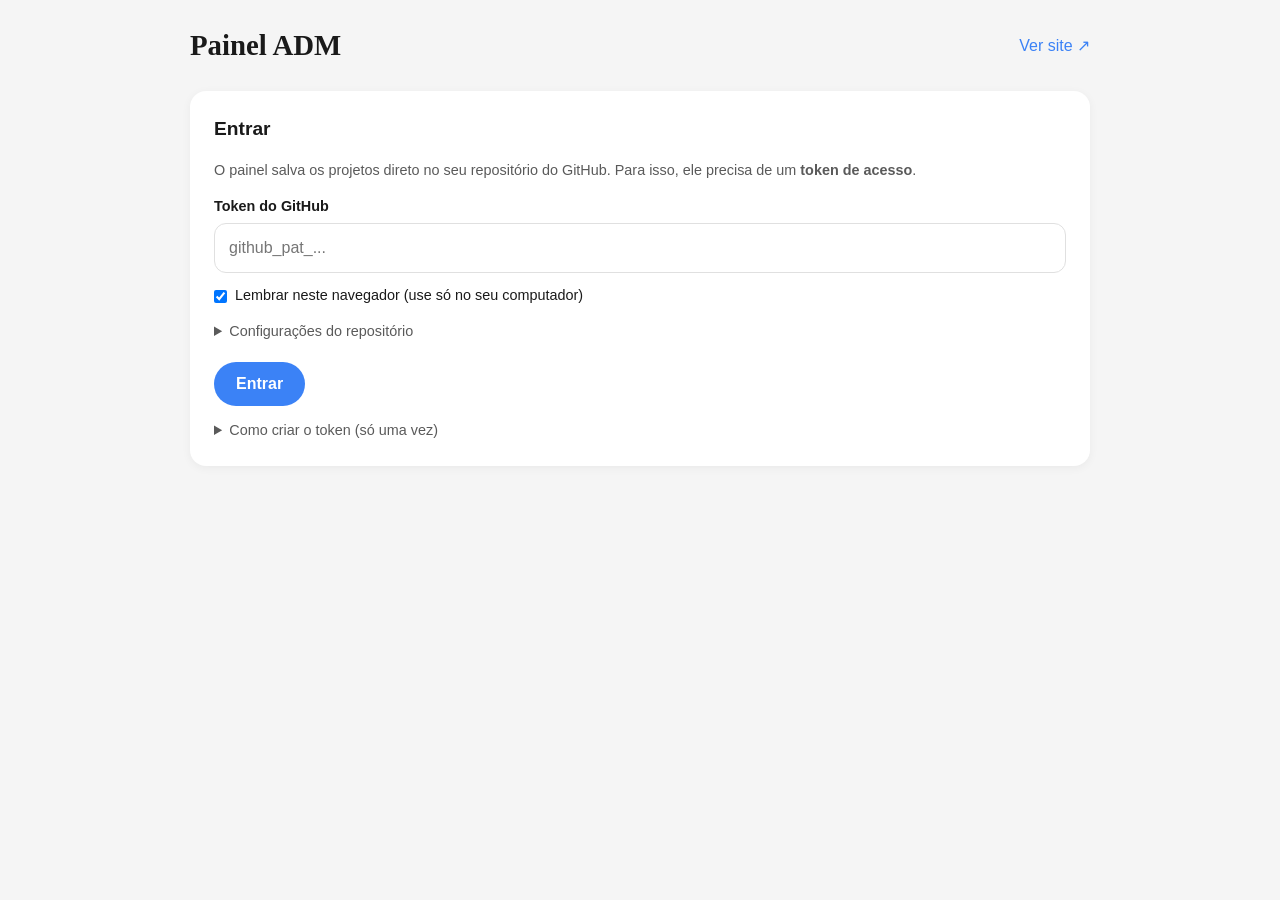
<file: admin/index.html>
<!DOCTYPE html>
<html lang="pt-BR">

<head>
    <meta charset="UTF-8">
    <meta name="viewport" content="width=device-width, initial-scale=1.0">
    <meta name="robots" content="noindex, nofollow">
    <title>Painel ADM - Portfólio</title>
    <link rel="icon" type="image/png" href="../favicon/favicon-96x96.png" sizes="96x96" />
    <style>
        * { margin: 0; padding: 0; box-sizing: border-box; }

        body {
            font-family: 'Inter', -apple-system, BlinkMacSystemFont, 'Segoe UI', Roboto, sans-serif;
            background: #f5f5f5;
            color: #1a1a1a;
            line-height: 1.5;
            padding: 24px 16px 120px;
        }

        .container { max-width: 900px; margin: 0 auto; }

        header {
            display: flex;
            justify-content: space-between;
            align-items: center;
            gap: 12px;
            flex-wrap: wrap;
            margin-bottom: 24px;
        }

        header h1 { font-family: 'Playfair Display', Georgia, serif; font-size: 1.8rem; }
        header a { color: #3b82f6; text-decoration: none; font-weight: 500; }

        .card {
            background: #fff;
            border-radius: 16px;
            padding: 24px;
            box-shadow: 0 2px 10px rgba(0, 0, 0, 0.05);
            margin-bottom: 20px;
        }

        .card h2 { font-size: 1.2rem; margin-bottom: 16px; }

        label { display: block; font-weight: 600; font-size: 0.9rem; margin: 14px 0 6px; }
        label small { font-weight: 400; color: #5a5a5a; }

        input[type="text"], input[type="url"], input[type="password"], textarea {
            width: 100%;
            padding: 12px 14px;
            border: 1px solid #e0e0e0;
            border-radius: 12px;
            font: inherit;
            background: #fff;
            transition: border-color 0.2s;
        }

        input:focus, textarea:focus { outline: none; border-color: #3b82f6; }
        textarea { min-height: 90px; resize: vertical; }

        .row { display: flex; gap: 12px; flex-wrap: wrap; }
        .row > * { flex: 1; min-width: 140px; }

        .checkbox { display: flex; align-items: center; gap: 8px; margin-top: 12px; font-size: 0.9rem; }

        button {
            font: inherit;
            cursor: pointer;
            border: none;
            border-radius: 50px;
            padding: 10px 22px;
            font-weight: 600;
            transition: background 0.2s, opacity 0.2s;
        }

        button:disabled { opacity: 0.5; cursor: not-allowed; }

        .btn-primary { background: #3b82f6; color: #fff; }
        .btn-primary:hover:not(:disabled) { background: #2563eb; }
        .btn-secondary { background: #f0f0f0; color: #1a1a1a; }
        .btn-secondary:hover:not(:disabled) { background: #e2e2e2; }
        .btn-danger { background: #fee2e2; color: #b91c1c; }
        .btn-danger:hover:not(:disabled) { background: #fecaca; }
        .btn-small { padding: 6px 12px; font-size: 0.85rem; }

        .actions { display: flex; gap: 10px; margin-top: 20px; flex-wrap: wrap; }

        details { margin-top: 14px; }
        summary { cursor: pointer; color: #5a5a5a; font-size: 0.9rem; }

        .help { font-size: 0.9rem; color: #5a5a5a; }
        .help ol { padding-left: 20px; margin-top: 8px; }
        .help li { margin-bottom: 4px; }
        .help a { color: #3b82f6; }

        .project-item {
            display: flex;
            gap: 14px;
            align-items: center;
            padding: 12px 0;
            border-bottom: 1px solid #f0f0f0;
        }

        .project-item:last-child { border-bottom: none; }

        .project-item img {
            width: 96px;
            height: 64px;
            object-fit: cover;
            border-radius: 8px;
            background: #f0f0f0;
            flex-shrink: 0;
        }

        .project-info { flex: 1; min-width: 0; }
        .project-info h3 { font-size: 1rem; }
        .project-info p {
            font-size: 0.85rem;
            color: #5a5a5a;
            white-space: nowrap;
            overflow: hidden;
            text-overflow: ellipsis;
        }

        .badge {
            display: inline-block;
            font-size: 0.7rem;
            background: #fef3c7;
            color: #92400e;
            padding: 2px 8px;
            border-radius: 20px;
            margin-left: 6px;
            vertical-align: middle;
        }

        .project-buttons { display: flex; gap: 6px; flex-wrap: wrap; justify-content: flex-end; }

        .preview {
            margin-top: 10px;
            max-width: 280px;
            border-radius: 10px;
            display: none;
        }

        .empty { color: #5a5a5a; text-align: center; padding: 20px 0; }

        #status {
            position: fixed;
            left: 50%;
            bottom: 90px;
            transform: translateX(-50%);
            padding: 12px 20px;
            border-radius: 12px;
            font-size: 0.9rem;
            max-width: 90vw;
            display: none;
            z-index: 20;
            box-shadow: 0 4px 20px rgba(0, 0, 0, 0.15);
        }

        #status.info { background: #1a1a1a; color: #fff; }
        #status.ok { background: #16a34a; color: #fff; }
        #status.erro { background: #dc2626; color: #fff; }

        .publish-bar {
            position: fixed;
            bottom: 0;
            left: 0;
            right: 0;
            background: #fff;
            border-top: 1px solid #e0e0e0;
            padding: 14px 16px;
            display: none;
            justify-content: center;
            align-items: center;
            gap: 14px;
            flex-wrap: wrap;
            z-index: 10;
        }

        .publish-bar span { font-size: 0.9rem; color: #5a5a5a; }

        .hidden { display: none !important; }

        @media (max-width: 600px) {
            .project-item { flex-wrap: wrap; }
            .project-buttons { width: 100%; justify-content: flex-start; }
        }
    </style>
</head>

<body>
    <div class="container">
        <header>
            <h1>Painel ADM</h1>
            <div>
                <a href="../" target="_blank">Ver site ↗</a>
                <button id="btn-sair" class="btn-secondary btn-small hidden" style="margin-left:10px">Sair</button>
            </div>
        </header>

        <!-- LOGIN -->
        <section id="tela-login" class="card">
            <h2>Entrar</h2>
            <p class="help">O painel salva os projetos direto no seu repositório do GitHub. Para isso, ele precisa de um
                <strong>token de acesso</strong>.</p>

            <label for="token">Token do GitHub</label>
            <input type="password" id="token" placeholder="github_pat_..." autocomplete="off">

            <div class="checkbox">
                <input type="checkbox" id="lembrar" checked>
                <label for="lembrar" style="margin:0;font-weight:400">Lembrar neste navegador (use só no seu computador)</label>
            </div>

            <details>
                <summary>Configurações do repositório</summary>
                <div class="row">
                    <div>
                        <label for="owner">Usuário</label>
                        <input type="text" id="owner" value="Kaykjs">
                    </div>
                    <div>
                        <label for="repo">Repositório</label>
                        <input type="text" id="repo" value="Portifolio">
                    </div>
                    <div>
                        <label for="branch">Branch</label>
                        <input type="text" id="branch" value="main">
                    </div>
                </div>
            </details>

            <div class="actions">
                <button id="btn-entrar" class="btn-primary">Entrar</button>
            </div>

            <details class="help">
                <summary>Como criar o token (só uma vez)</summary>
                <ol>
                    <li>Abra <a href="https://github.com/settings/personal-access-tokens/new" target="_blank" rel="noopener">github.com/settings/personal-access-tokens/new</a>.</li>
                    <li>Dê um nome (ex.: <em>painel-portfolio</em>) e escolha a validade.</li>
                    <li>Em <strong>Repository access</strong>, marque <em>Only select repositories</em> e escolha <strong>Portifolio</strong>.</li>
                    <li>Em <strong>Permissions → Repository permissions → Contents</strong>, escolha <strong>Read and write</strong>.</li>
                    <li>Clique em <strong>Generate token</strong>, copie e cole aqui.</li>
                </ol>
                <p style="margin-top:8px">Nunca compartilhe esse token nem coloque ele no código.</p>
            </details>
        </section>

        <!-- PAINEL -->
        <section id="tela-painel" class="hidden">
            <div class="card">
                <h2 id="titulo-form">Adicionar projeto</h2>

                <label for="f-titulo">Título *</label>
                <input type="text" id="f-titulo" placeholder="Ex.: Lojinha do Pastel">

                <label for="f-descricao">Descrição *</label>
                <textarea id="f-descricao" placeholder="O que o projeto faz, em 1 ou 2 frases."></textarea>

                <label for="f-tags">Tags <small>(separe por vírgula)</small></label>
                <input type="text" id="f-tags" placeholder="React, API Integration, Front-end Development">

                <label for="f-link">Link do projeto</label>
                <input type="url" id="f-link" placeholder="https://meu-projeto.vercel.app/">

                <label for="f-imagem">Imagem <small id="dica-imagem">(print da tela — obrigatório)</small></label>
                <input type="file" id="f-imagem" accept="image/*">
                <img id="f-preview" class="preview" alt="Prévia da imagem">

                <div class="actions">
                    <button id="btn-salvar" class="btn-primary">Adicionar à lista</button>
                    <button id="btn-cancelar" class="btn-secondary hidden">Cancelar edição</button>
                </div>
            </div>

            <div class="card">
                <h2>Projetos no site <small id="contador" style="font-weight:400;color:#5a5a5a"></small></h2>
                <p class="help" style="margin-bottom:8px">Os 3 primeiros aparecem logo de cara no site. Use ↑ ↓ para mudar a ordem.</p>
                <div id="lista"></div>
            </div>
        </section>
    </div>

    <div class="publish-bar" id="publish-bar">
        <span id="publish-info">Você tem alterações não publicadas.</span>
        <button id="btn-descartar" class="btn-secondary">Descartar</button>
        <button id="btn-publicar" class="btn-primary">Publicar no site</button>
    </div>

    <div id="status"></div>

    <script>
        // ===================== CONFIG =====================
        const ARQUIVO_JSON = 'projetos.json';
        const PASTA_IMAGENS = 'imagens';
        const LARGURA_MAX_IMAGEM = 1400; // px — imagens maiores são reduzidas

        let cfg = {};            // { token, owner, repo, branch }
        let projetos = [];       // lista atual (com alterações locais)
        let shaJson = null;      // sha do projetos.json no GitHub
        let original = '[]';     // cópia do que está publicado (para descartar)
        let editandoIndex = null;
        let imagemNova = null;   // { base64, ext, dataUrl }

        const $ = id => document.getElementById(id);

        // ===================== UTILITÁRIOS =====================
        function status(msg, tipo = 'info', tempo = 4000) {
            const el = $('status');
            el.textContent = msg;
            el.className = tipo;
            el.style.display = 'block';
            clearTimeout(el._t);
            if (tempo) el._t = setTimeout(() => (el.style.display = 'none'), tempo);
        }

        function esc(t) {
            const d = document.createElement('div');
            d.textContent = t ?? '';
            return d.innerHTML;
        }

        function slug(texto) {
            return texto.normalize('NFD').replace(/[̀-ͯ]/g, '')
                .toLowerCase().replace(/[^a-z0-9]+/g, '-').replace(/^-|-$/g, '') || 'projeto';
        }

        function utf8ParaBase64(texto) {
            const bytes = new TextEncoder().encode(texto);
            let bin = '';
            bytes.forEach(b => (bin += String.fromCharCode(b)));
            return btoa(bin);
        }

        function base64ParaUtf8(b64) {
            const bin = atob(b64.replace(/\n/g, ''));
            const bytes = Uint8Array.from(bin, c => c.charCodeAt(0));
            return new TextDecoder().decode(bytes);
        }

        function urlImagem(p) {
            if (p._novaImagem) return p._novaImagem.dataUrl;
            return '../' + p.imagem;
        }

        function urlRaw(caminho) {
            return `https://raw.githubusercontent.com/${cfg.owner}/${cfg.repo}/${cfg.branch}/${caminho}`;
        }

        // ===================== API DO GITHUB =====================
        async function gh(caminho, opcoes = {}) {
            const resp = await fetch(`https://api.github.com/repos/${cfg.owner}/${cfg.repo}${caminho}`, {
                ...opcoes,
                headers: {
                    'Authorization': `Bearer ${cfg.token}`,
                    'Accept': 'application/vnd.github+json',
                    'X-GitHub-Api-Version': '2022-11-28',
                    ...(opcoes.body ? { 'Content-Type': 'application/json' } : {})
                }
            });
            if (!resp.ok) {
                let detalhe = '';
                try { detalhe = (await resp.json()).message; } catch { }
                const erro = new Error(detalhe || 'Erro ' + resp.status);
                erro.status = resp.status;
                throw erro;
            }
            return resp.status === 204 ? null : resp.json();
        }

        async function salvarArquivo(caminho, base64, mensagem, sha) {
            const body = { message: mensagem, content: base64, branch: cfg.branch };
            if (sha) body.sha = sha;
            return gh(`/contents/${caminho}`, { method: 'PUT', body: JSON.stringify(body) });
        }

        // ===================== LOGIN =====================
        async function entrar() {
            cfg = {
                token: $('token').value.trim(),
                owner: $('owner').value.trim(),
                repo: $('repo').value.trim(),
                branch: $('branch').value.trim() || 'main'
            };
            if (!cfg.token) return status('Cole o seu token do GitHub.', 'erro');

            $('btn-entrar').disabled = true;
            status('Conectando ao GitHub...', 'info', 0);
            try {
                await gh('');
                await carregar();
                try {
                    if ($('lembrar').checked) localStorage.setItem('painel-adm', JSON.stringify(cfg));
                    else localStorage.removeItem('painel-adm');
                } catch { }
                $('tela-login').classList.add('hidden');
                $('tela-painel').classList.remove('hidden');
                $('btn-sair').classList.remove('hidden');
                status('Conectado!', 'ok', 2000);
            } catch (e) {
                const msg = e.status === 401 ? 'Token inválido ou expirado.'
                    : e.status === 404 ? 'Repositório não encontrado ou o token não tem acesso a ele.'
                        : 'Erro ao conectar: ' + e.message;
                status(msg, 'erro', 7000);
            } finally {
                $('btn-entrar').disabled = false;
            }
        }

        function sair() {
            if (temAlteracoes() && !confirm('Você tem alterações não publicadas. Sair mesmo assim?')) return;
            try { localStorage.removeItem('painel-adm'); } catch { }
            location.reload();
        }

        // ===================== CARREGAR =====================
        async function carregar() {
            try {
                const arq = await gh(`/contents/${ARQUIVO_JSON}?ref=${encodeURIComponent(cfg.branch)}`);
                shaJson = arq.sha;
                projetos = JSON.parse(base64ParaUtf8(arq.content));
            } catch (e) {
                if (e.status !== 404) throw e;
                shaJson = null;   // o arquivo ainda não existe: será criado na publicação
                projetos = [];
            }
            original = JSON.stringify(projetos);
            limparForm();
            render();
        }

        // ===================== LISTA =====================
        function temAlteracoes() {
            return JSON.stringify(projetos.map(limpo)) !== original || projetos.some(p => p._novaImagem);
        }

        function limpo(p) {
            const { _novaImagem, ...resto } = p;
            return resto;
        }

        function render() {
            const lista = $('lista');
            $('contador').textContent = `(${projetos.length})`;

            if (!projetos.length) {
                lista.innerHTML = '<p class="empty">Nenhum projeto ainda. Adicione o primeiro acima!</p>';
            } else {
                lista.innerHTML = projetos.map((p, i) => `
                    <div class="project-item">
                        <img src="${esc(urlImagem(p))}" alt="" data-raw="${p.imagem ? esc(urlRaw(p.imagem)) : ''}">
                        <div class="project-info">
                            <h3>${i + 1}. ${esc(p.titulo)} ${p._novaImagem ? '<span class="badge">nova imagem</span>' : ''}</h3>
                            <p>${esc(p.descricao)}</p>
                        </div>
                        <div class="project-buttons">
                            <button class="btn-secondary btn-small" data-acao="subir" data-i="${i}" ${i === 0 ? 'disabled' : ''} title="Subir">↑</button>
                            <button class="btn-secondary btn-small" data-acao="descer" data-i="${i}" ${i === projetos.length - 1 ? 'disabled' : ''} title="Descer">↓</button>
                            <button class="btn-secondary btn-small" data-acao="editar" data-i="${i}">Editar</button>
                            <button class="btn-danger btn-small" data-acao="excluir" data-i="${i}">Excluir</button>
                        </div>
                    </div>
                `).join('');

                // Se a imagem ainda não está no site publicado, tenta pelo GitHub
                lista.querySelectorAll('img[data-raw]').forEach(img => {
                    img.onerror = () => {
                        if (img.dataset.raw && img.src !== img.dataset.raw) img.src = img.dataset.raw;
                    };
                });
            }

            $('publish-bar').style.display = temAlteracoes() ? 'flex' : 'none';
        }

        $('lista').addEventListener('click', e => {
            const btn = e.target.closest('button[data-acao]');
            if (!btn) return;
            const i = Number(btn.dataset.i);
            const acao = btn.dataset.acao;

            if (acao === 'subir' && i > 0) {
                [projetos[i - 1], projetos[i]] = [projetos[i], projetos[i - 1]];
            } else if (acao === 'descer' && i < projetos.length - 1) {
                [projetos[i + 1], projetos[i]] = [projetos[i], projetos[i + 1]];
            } else if (acao === 'editar') {
                editar(i);
                return;
            } else if (acao === 'excluir') {
                if (!confirm(`Excluir "${projetos[i].titulo}"?`)) return;
                projetos.splice(i, 1);
                if (editandoIndex === i) limparForm();
                else if (editandoIndex !== null && editandoIndex > i) editandoIndex--;
            }
            render();
        });

        // ===================== FORMULÁRIO =====================
        function limparForm() {
            editandoIndex = null;
            imagemNova = null;
            ['f-titulo', 'f-descricao', 'f-tags', 'f-link'].forEach(id => ($(id).value = ''));
            $('f-imagem').value = '';
            $('f-preview').style.display = 'none';
            $('titulo-form').textContent = 'Adicionar projeto';
            $('btn-salvar').textContent = 'Adicionar à lista';
            $('btn-cancelar').classList.add('hidden');
            $('dica-imagem').textContent = '(print da tela — obrigatório)';
        }

        function editar(i) {
            const p = projetos[i];
            editandoIndex = i;
            imagemNova = null;
            $('f-titulo').value = p.titulo || '';
            $('f-descricao').value = p.descricao || '';
            $('f-tags').value = (p.tags || []).join(', ');
            $('f-link').value = p.link || '';
            $('f-imagem').value = '';
            const prev = $('f-preview');
            prev.onerror = () => { if (p.imagem && prev.src !== urlRaw(p.imagem)) prev.src = urlRaw(p.imagem); };
            prev.src = urlImagem(p);
            prev.style.display = 'block';
            $('titulo-form').textContent = `Editando: ${p.titulo}`;
            $('btn-salvar').textContent = 'Salvar alterações';
            $('btn-cancelar').classList.remove('hidden');
            $('dica-imagem').textContent = '(deixe vazio para manter a imagem atual)';
            window.scrollTo({ top: 0, behavior: 'smooth' });
        }

        // Reduz e converte a imagem para não pesar no site
        function prepararImagem(arquivo) {
            return new Promise((resolve, reject) => {
                const leitor = new FileReader();
                leitor.onerror = () => reject(new Error('Não foi possível ler a imagem.'));
                leitor.onload = () => {
                    const original = leitor.result;
                    const ext0 = (arquivo.name.split('.').pop() || 'png').toLowerCase();

                    // GIF e SVG vão como estão (animação/vetor)
                    if (['gif', 'svg'].includes(ext0)) {
                        return resolve({ dataUrl: original, base64: original.split(',')[1], ext: ext0 });
                    }

                    const img = new Image();
                    img.onerror = () => reject(new Error('Arquivo de imagem inválido.'));
                    img.onload = () => {
                        const escala = Math.min(1, LARGURA_MAX_IMAGEM / img.width);
                        const canvas = document.createElement('canvas');
                        canvas.width = Math.round(img.width * escala);
                        canvas.height = Math.round(img.height * escala);
                        const ctx = canvas.getContext('2d');
                        ctx.fillStyle = '#ffffff';
                        ctx.fillRect(0, 0, canvas.width, canvas.height);
                        ctx.drawImage(img, 0, 0, canvas.width, canvas.height);
                        const dataUrl = canvas.toDataURL('image/jpeg', 0.85);
                        resolve({ dataUrl, base64: dataUrl.split(',')[1], ext: 'jpg' });
                    };
                    img.src = original;
                };
                leitor.readAsDataURL(arquivo);
            });
        }

        $('f-imagem').addEventListener('change', async e => {
            const arquivo = e.target.files[0];
            if (!arquivo) { imagemNova = null; return; }
            try {
                imagemNova = await prepararImagem(arquivo);
                $('f-preview').onerror = null;
                $('f-preview').src = imagemNova.dataUrl;
                $('f-preview').style.display = 'block';
            } catch (erro) {
                imagemNova = null;
                status(erro.message, 'erro');
            }
        });

        function salvarForm() {
            const titulo = $('f-titulo').value.trim();
            const descricao = $('f-descricao').value.trim();
            const tags = $('f-tags').value.split(',').map(t => t.trim()).filter(Boolean);
            let link = $('f-link').value.trim();

            if (!titulo) return status('Preencha o título.', 'erro');
            if (!descricao) return status('Preencha a descrição.', 'erro');
            if (link && !/^https?:\/\//i.test(link)) link = 'https://' + link;

            if (editandoIndex === null) {
                if (!imagemNova) return status('Escolha uma imagem para o projeto.', 'erro');
                projetos.push({ titulo, descricao, tags, link, imagem: '', _novaImagem: imagemNova });
                status('Projeto adicionado à lista. Clique em "Publicar no site" para salvar.', 'ok', 5000);
            } else {
                const p = projetos[editandoIndex];
                Object.assign(p, { titulo, descricao, tags, link });
                if (imagemNova) p._novaImagem = imagemNova;
                status('Alterações guardadas. Clique em "Publicar no site" para salvar.', 'ok', 5000);
            }
            limparForm();
            render();
        }

        // ===================== PUBLICAR =====================
        async function publicar() {
            $('btn-publicar').disabled = true;
            $('btn-descartar').disabled = true;
            try {
                // 1) Envia as imagens novas
                const pendentes = projetos.filter(p => p._novaImagem);
                for (let n = 0; n < pendentes.length; n++) {
                    const p = pendentes[n];
                    status(`Enviando imagem ${n + 1} de ${pendentes.length}...`, 'info', 0);
                    const caminho = `${PASTA_IMAGENS}/${slug(p.titulo)}-${Date.now()}.${p._novaImagem.ext}`;
                    await salvarArquivo(caminho, p._novaImagem.base64, `Painel ADM: imagem do projeto "${p.titulo}"`);
                    p.imagem = caminho;
                    delete p._novaImagem;
                }

                // 2) Salva o projetos.json
                status('Salvando lista de projetos...', 'info', 0);
                const json = JSON.stringify(projetos.map(limpo), null, 2) + '\n';
                const resp = await salvarArquivo(ARQUIVO_JSON, utf8ParaBase64(json), 'Painel ADM: atualiza projetos', shaJson);
                shaJson = resp.content.sha;
                original = JSON.stringify(projetos.map(limpo));
                render();
                status('Publicado! O site atualiza em cerca de 1 minuto.', 'ok', 7000);
            } catch (e) {
                render();
                const msg = e.status === 409 || e.status === 422
                    ? 'O arquivo mudou no GitHub enquanto você editava. Recarregue a página e tente de novo.'
                    : e.status === 403 || e.status === 404
                        ? 'O token não tem permissão de escrita. Confira se "Contents" está como "Read and write".'
                        : 'Erro ao publicar: ' + e.message;
                status(msg, 'erro', 9000);
            } finally {
                $('btn-publicar').disabled = false;
                $('btn-descartar').disabled = false;
            }
        }

        function descartar() {
            if (!confirm('Descartar todas as alterações não publicadas?')) return;
            projetos = JSON.parse(original);
            limparForm();
            render();
        }

        // ===================== EVENTOS =====================
        $('btn-entrar').addEventListener('click', entrar);
        $('token').addEventListener('keydown', e => { if (e.key === 'Enter') entrar(); });
        $('btn-sair').addEventListener('click', sair);
        $('btn-salvar').addEventListener('click', salvarForm);
        $('btn-cancelar').addEventListener('click', limparForm);
        $('btn-publicar').addEventListener('click', publicar);
        $('btn-descartar').addEventListener('click', descartar);

        window.addEventListener('beforeunload', e => {
            if (temAlteracoes()) { e.preventDefault(); e.returnValue = ''; }
        });

        // Login automático se o token foi lembrado
        (function () {
            let salvo = null;
            try { salvo = JSON.parse(localStorage.getItem('painel-adm')); } catch { }
            if (salvo && salvo.token) {
                $('token').value = salvo.token;
                $('owner').value = salvo.owner || 'Kaykjs';
                $('repo').value = salvo.repo || 'Portifolio';
                $('branch').value = salvo.branch || 'main';
                entrar();
            }
        })();
    </script>
</body>

</html>
</file>
